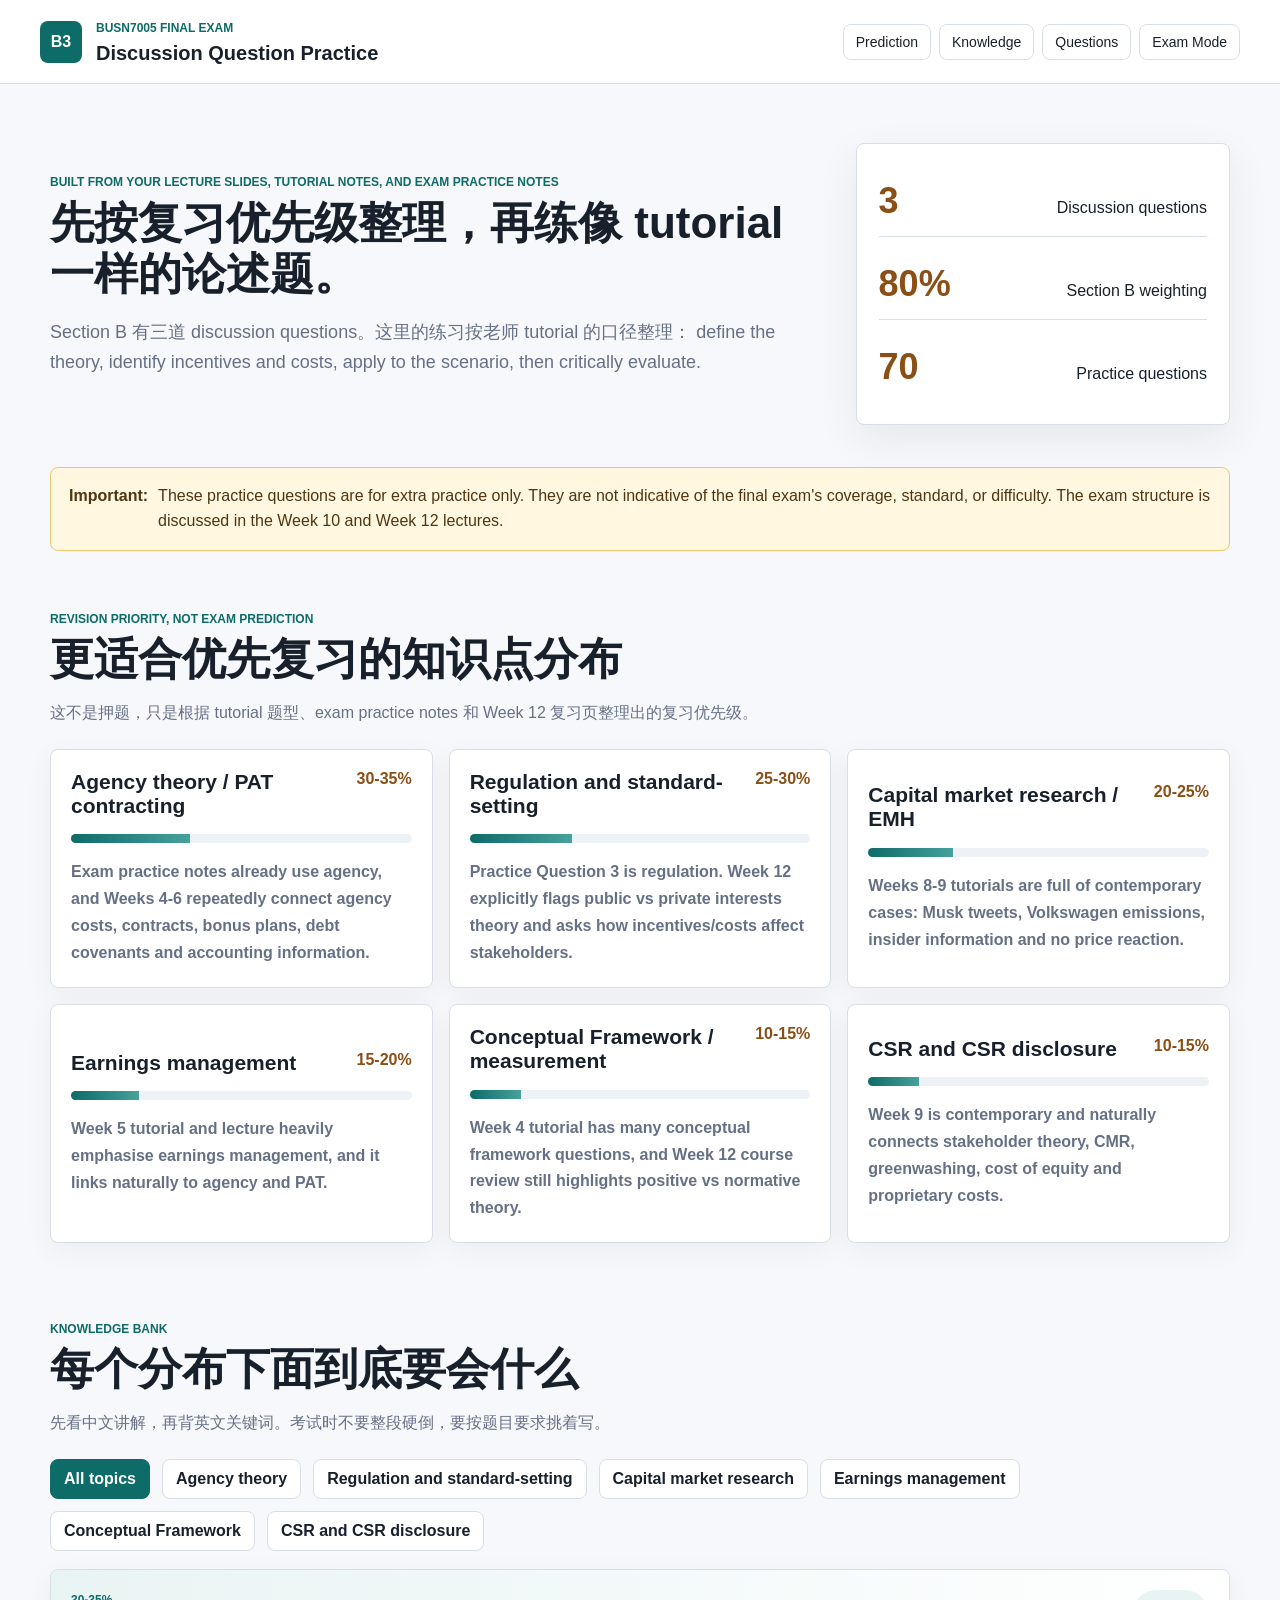
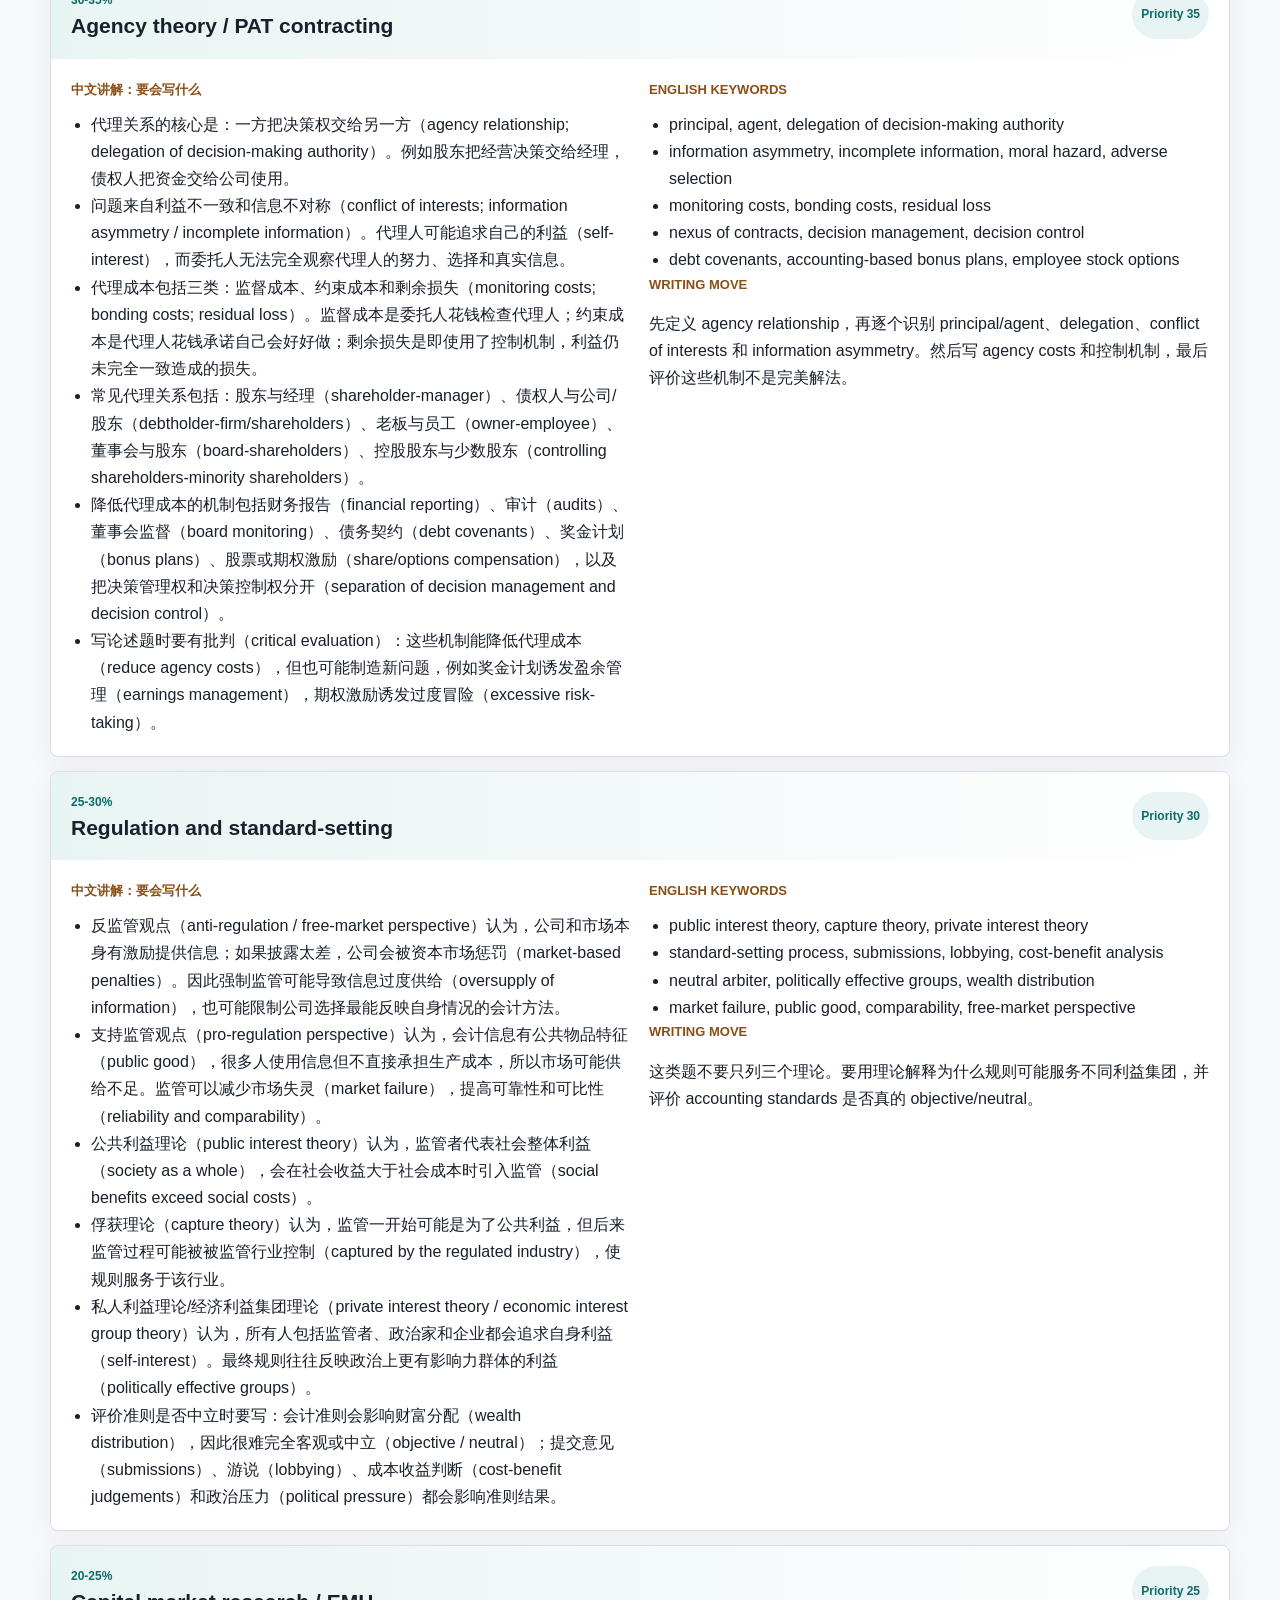
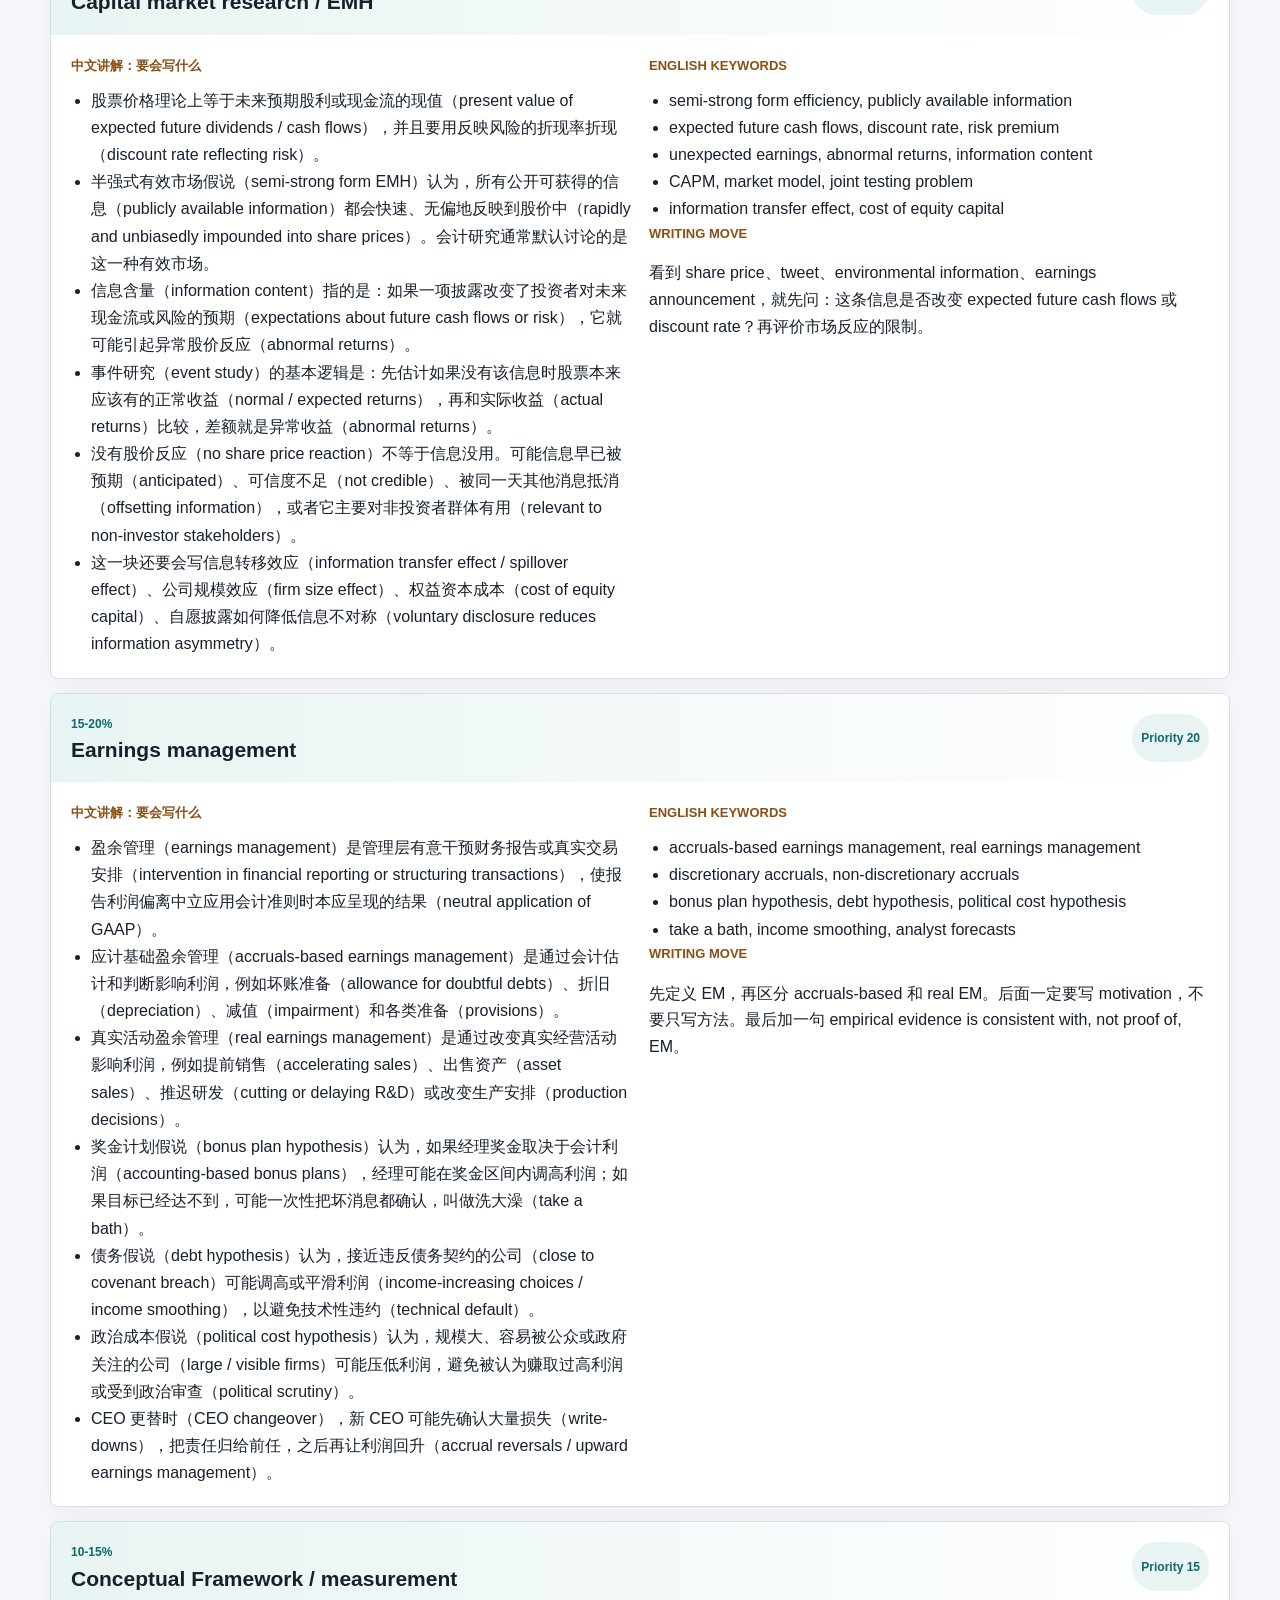
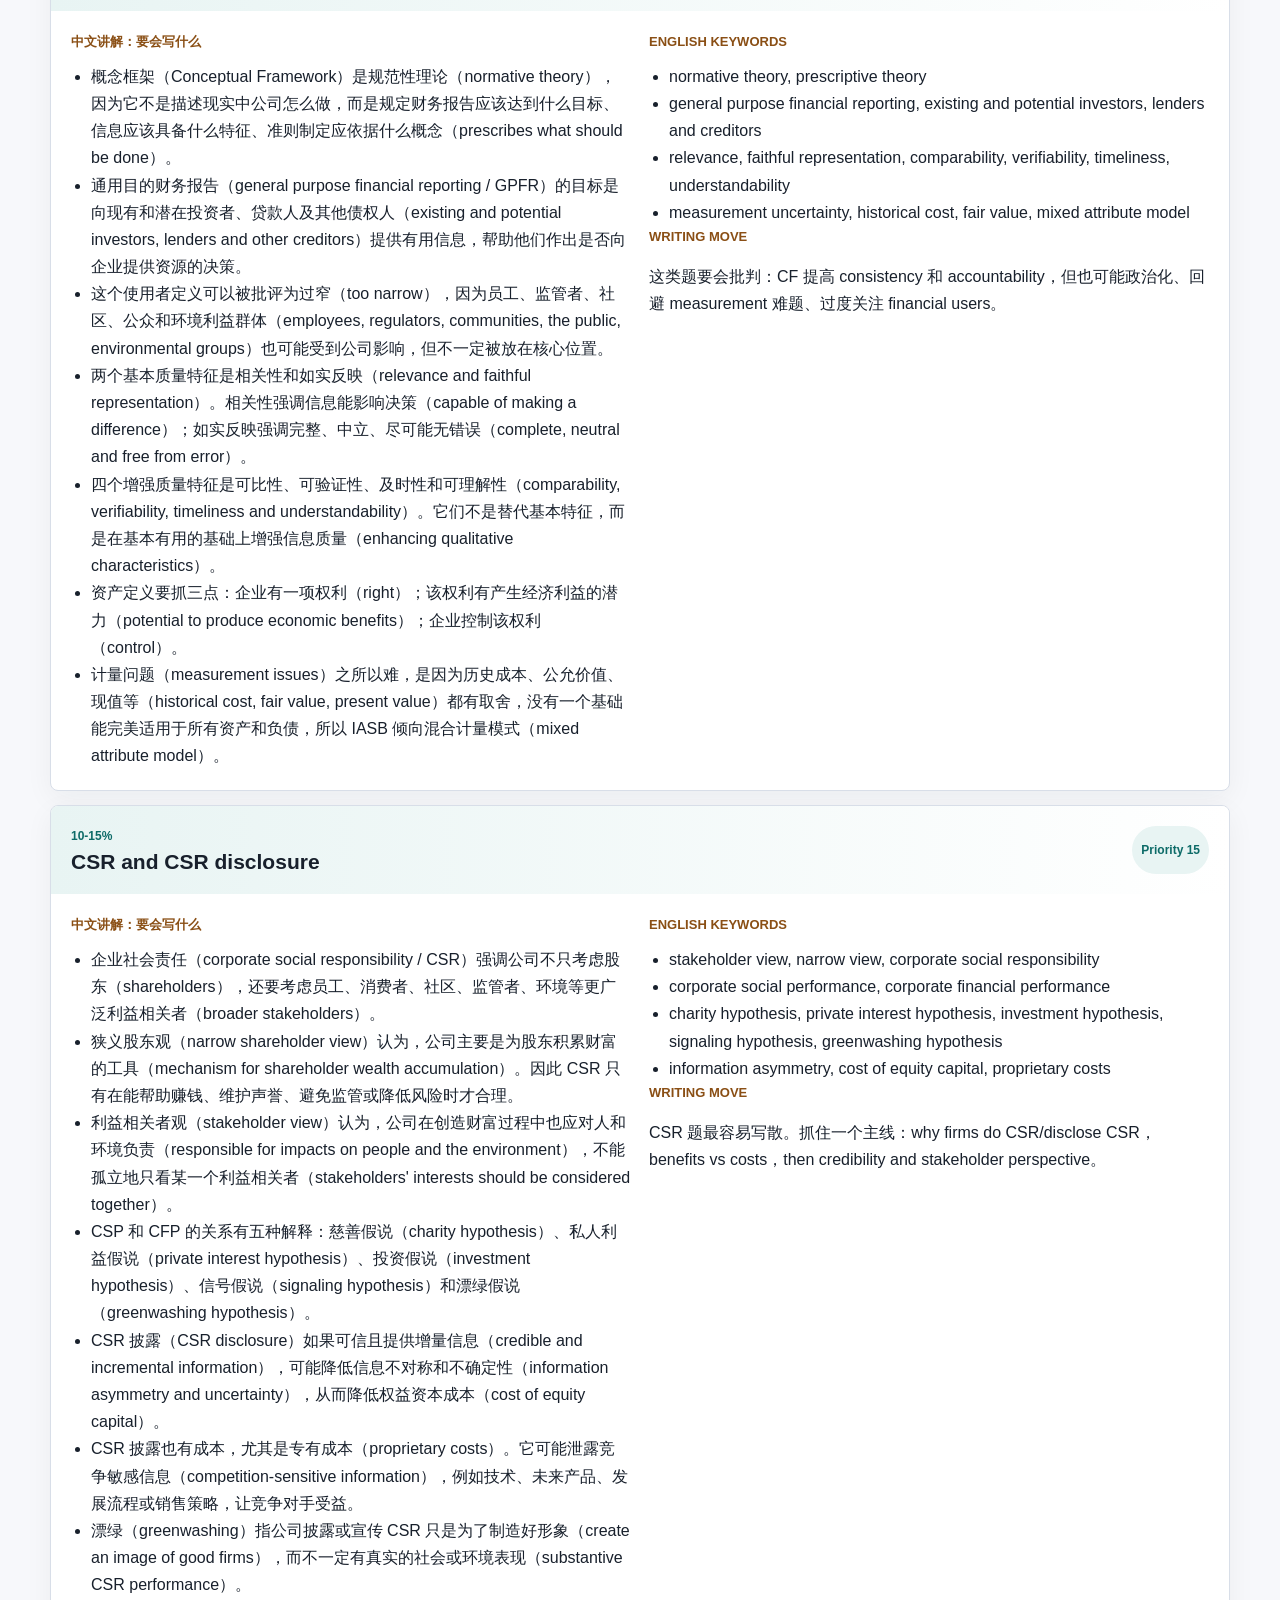
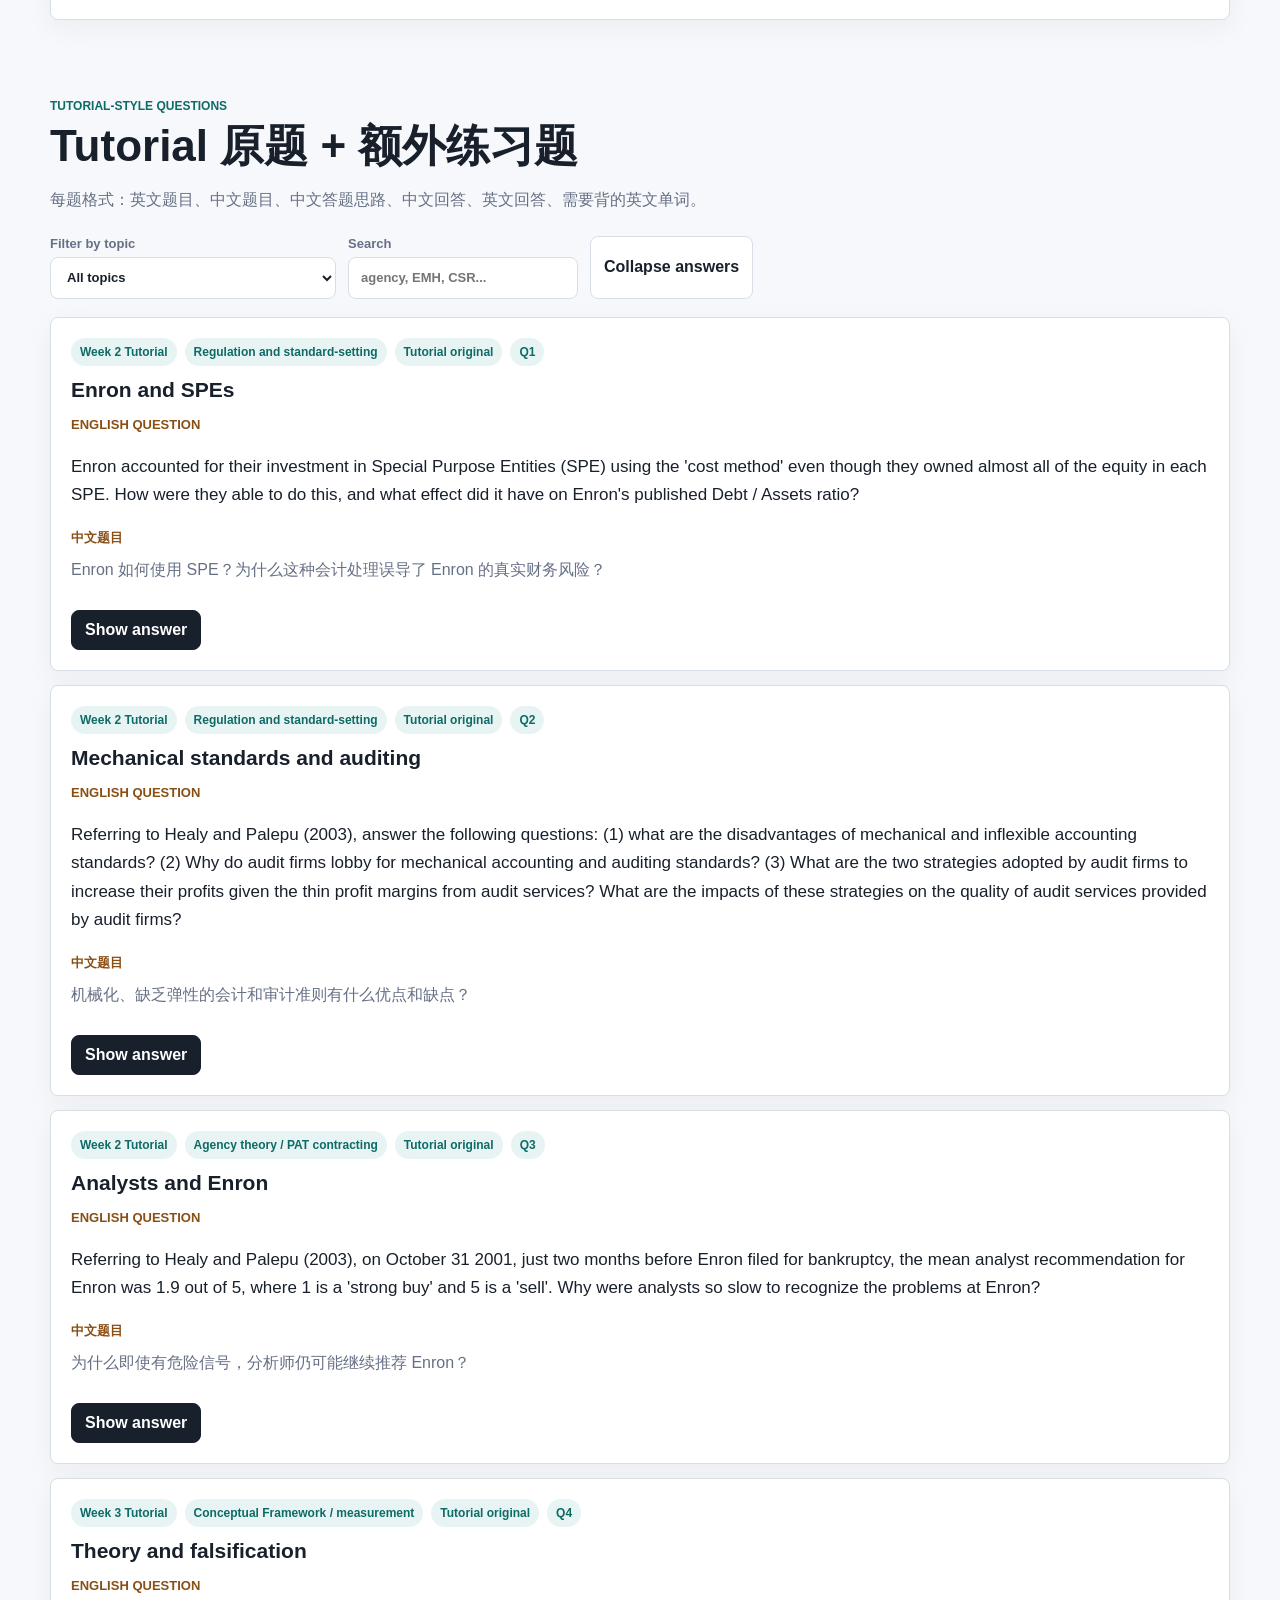
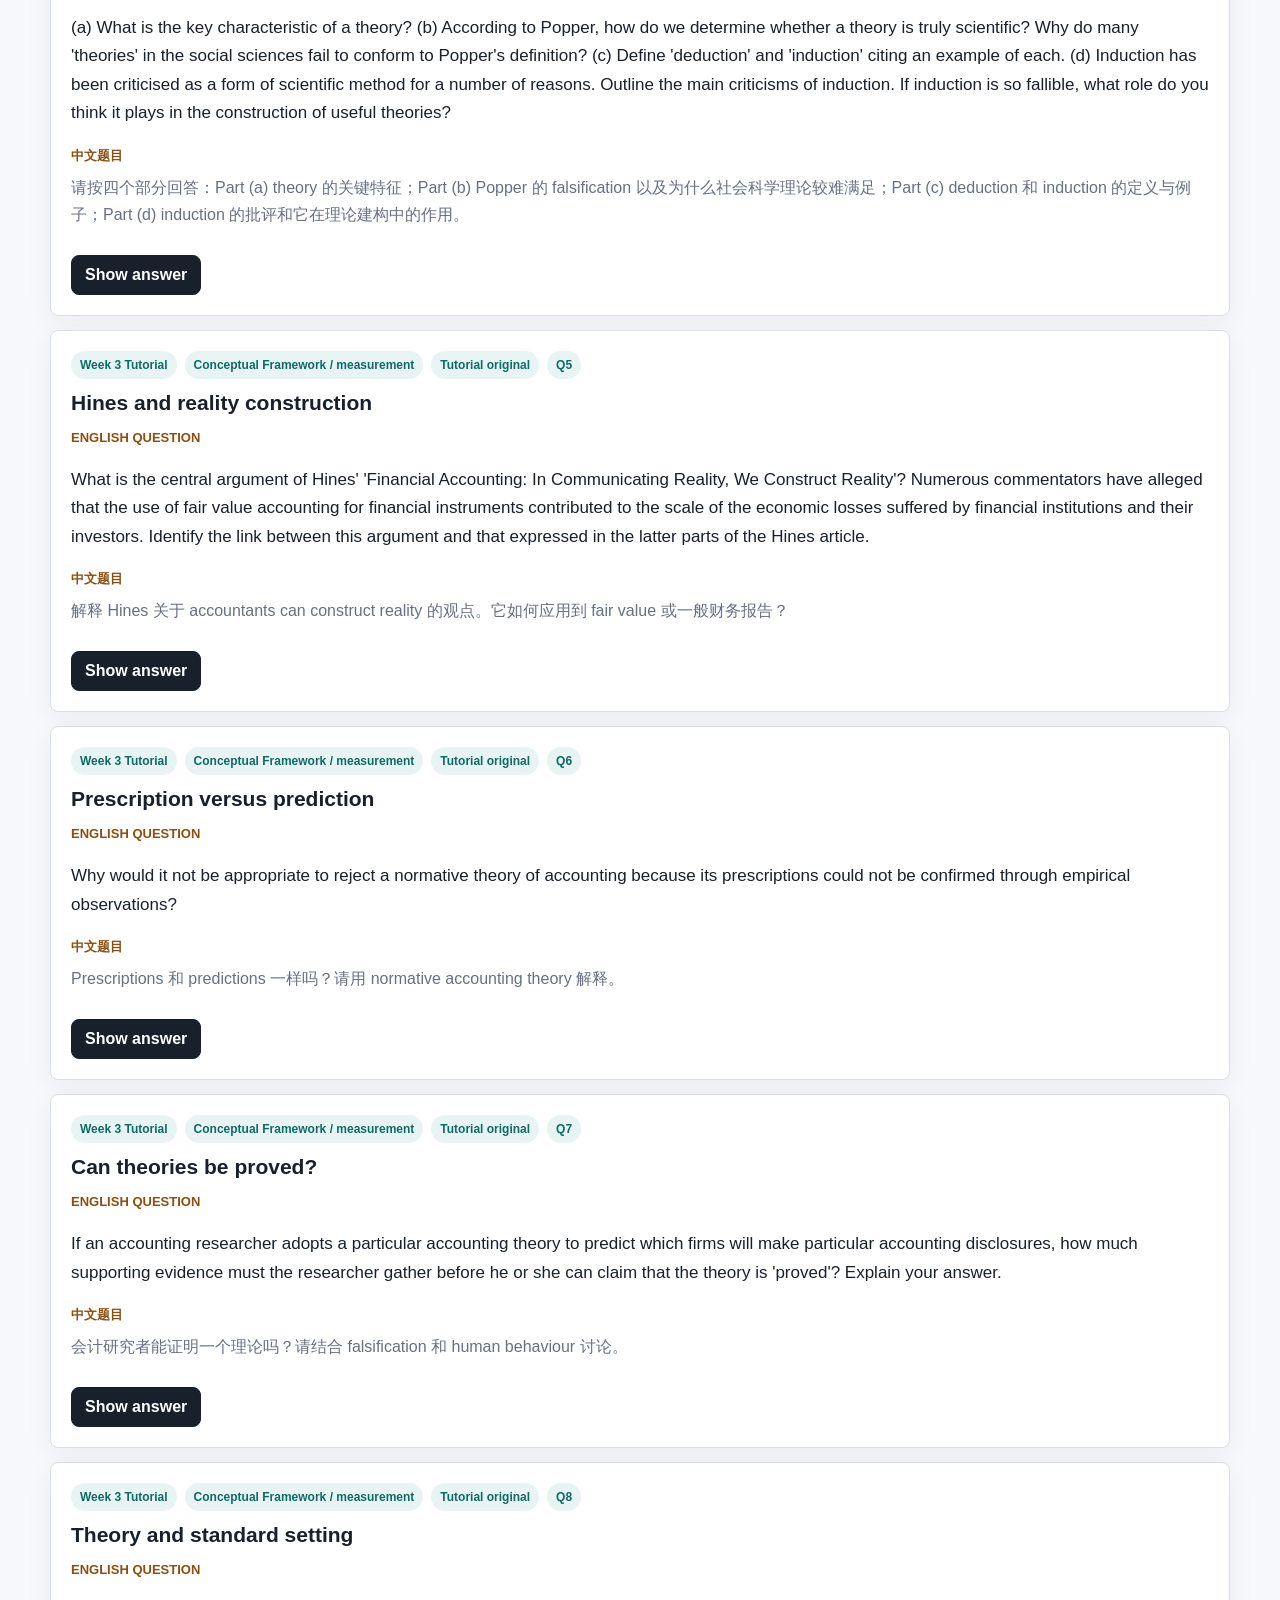
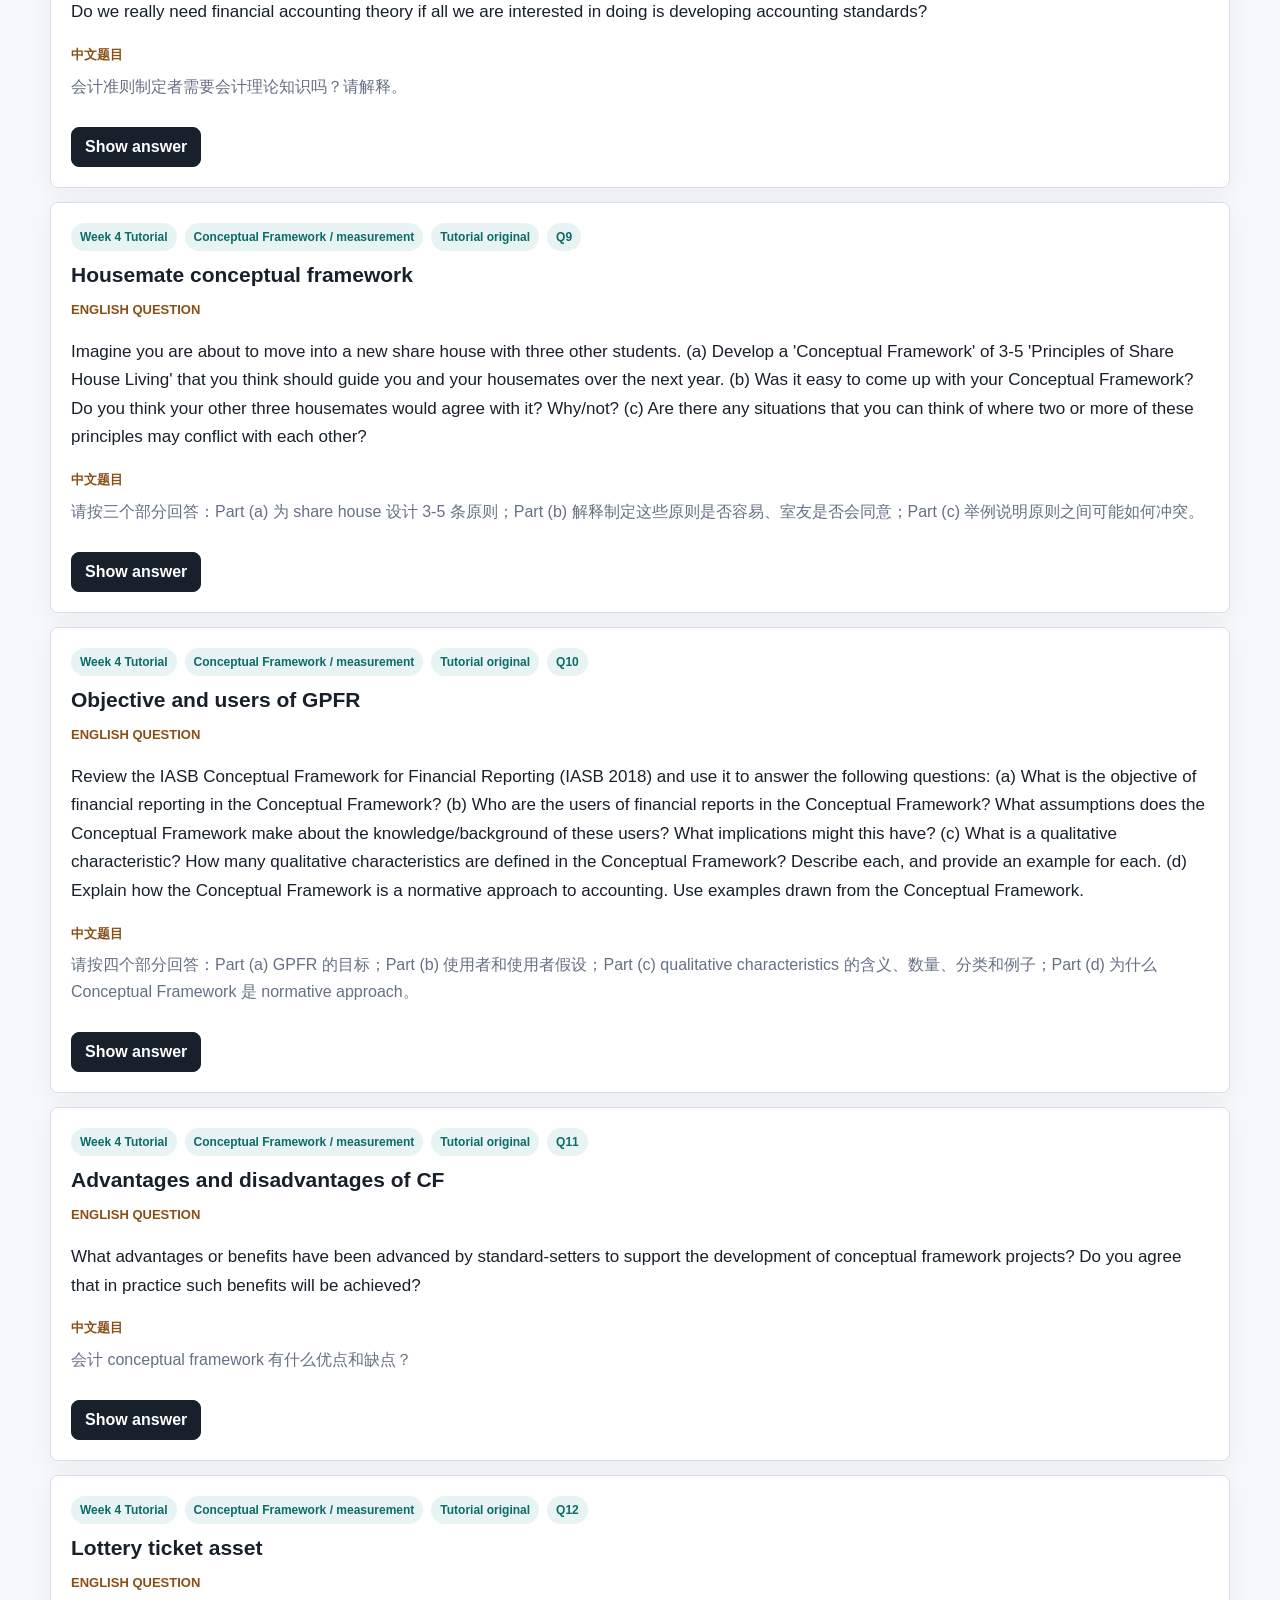
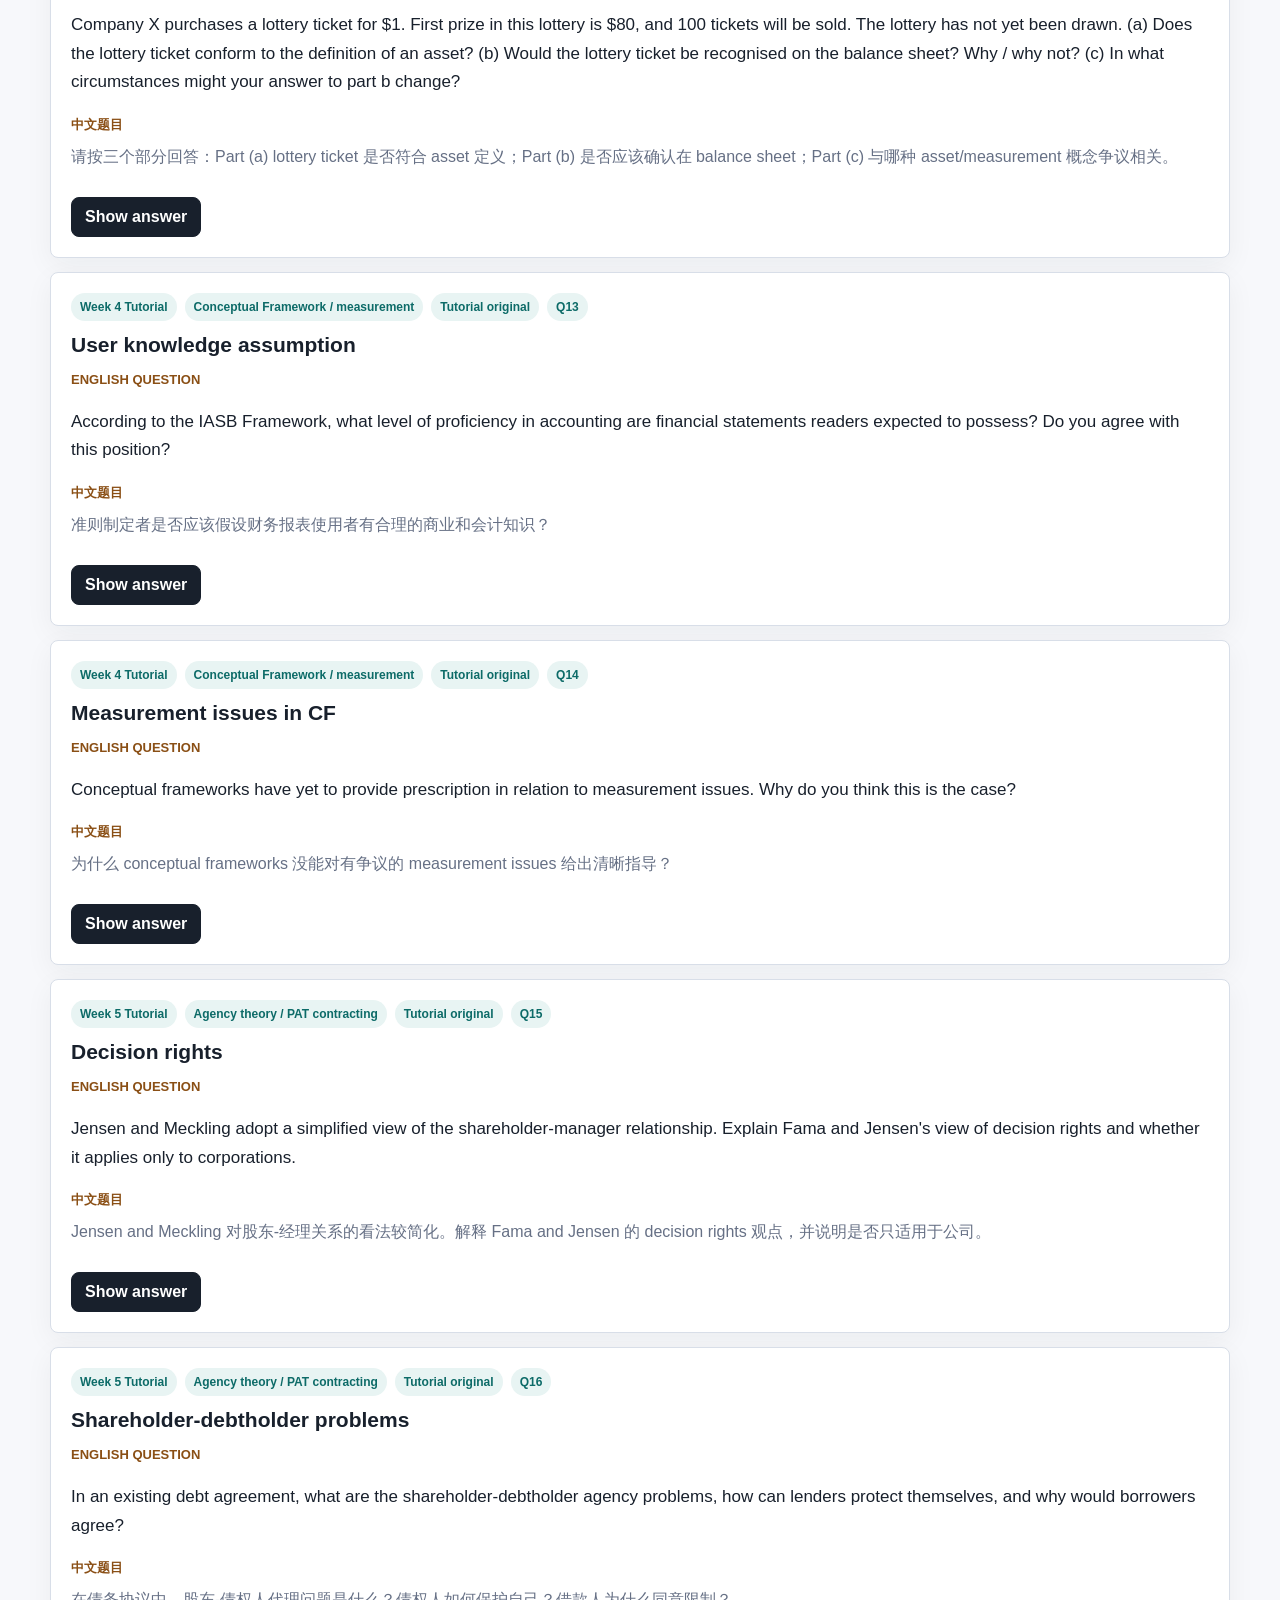
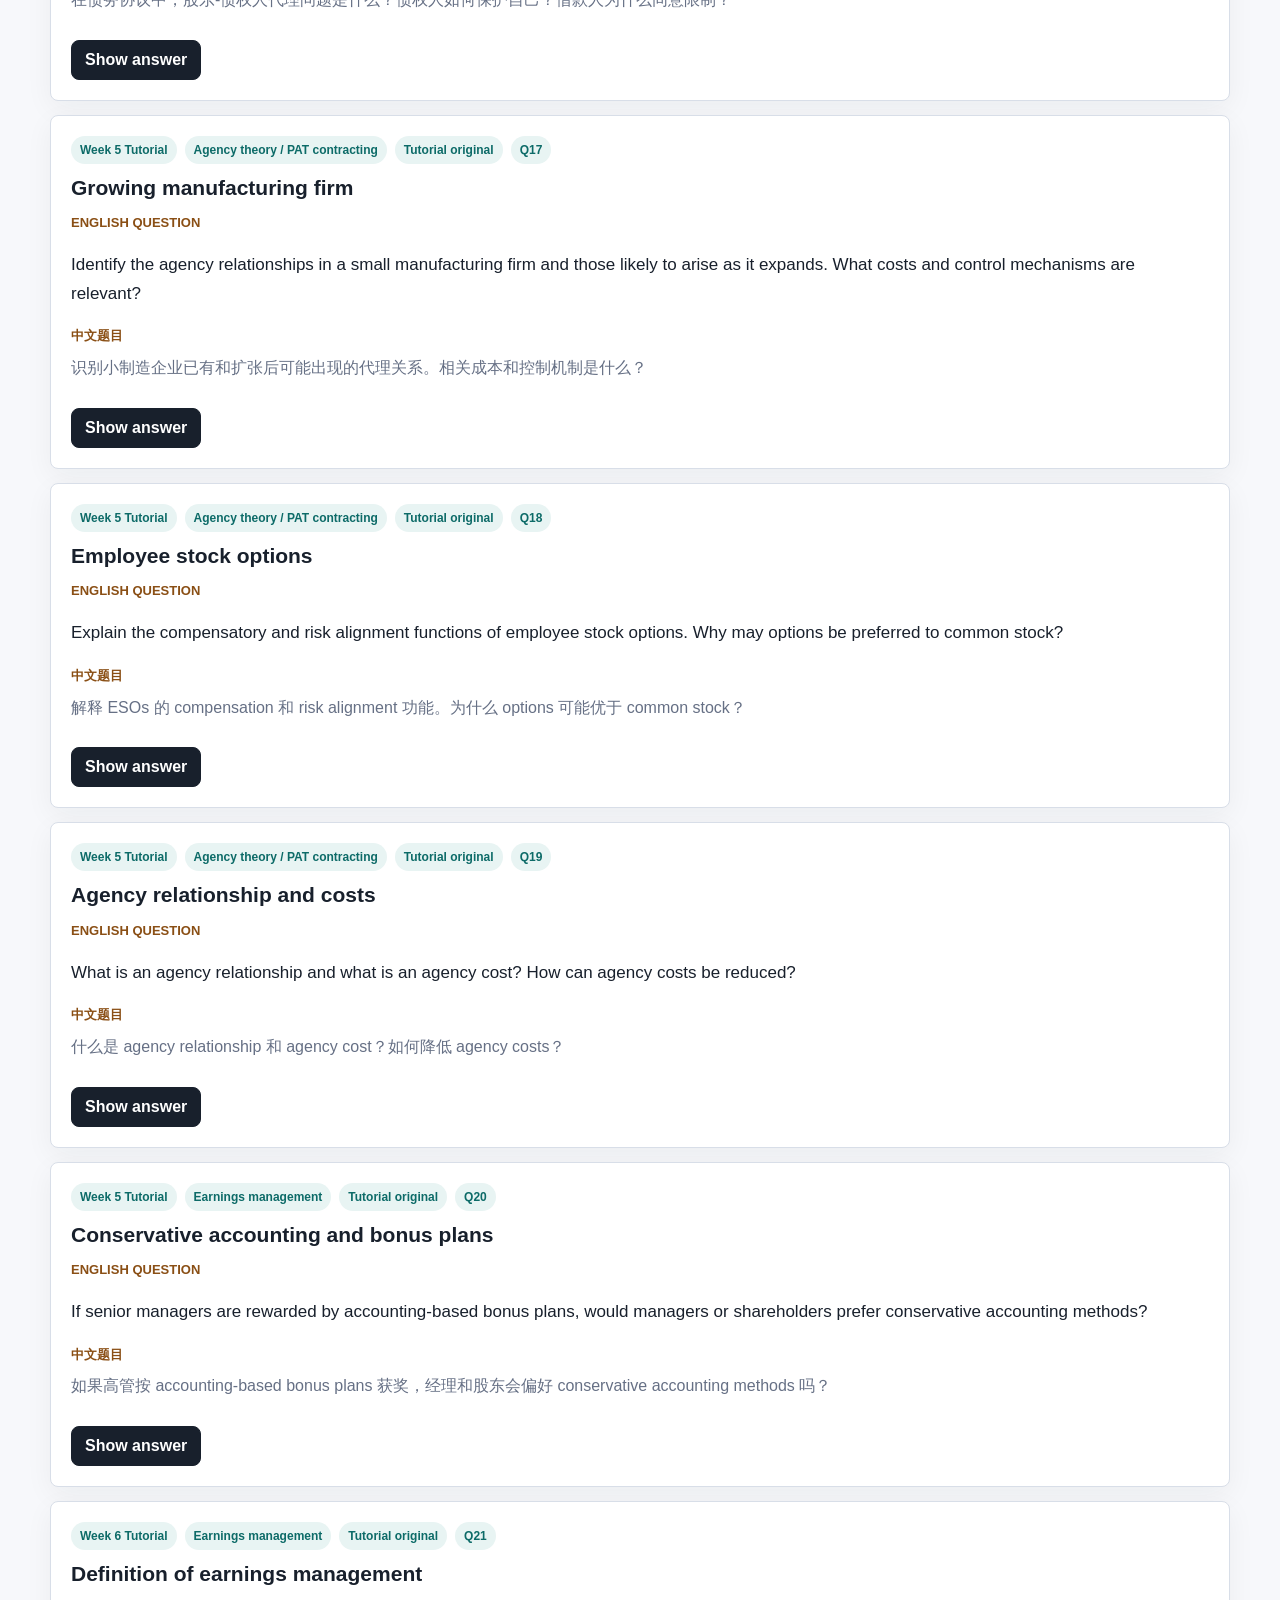
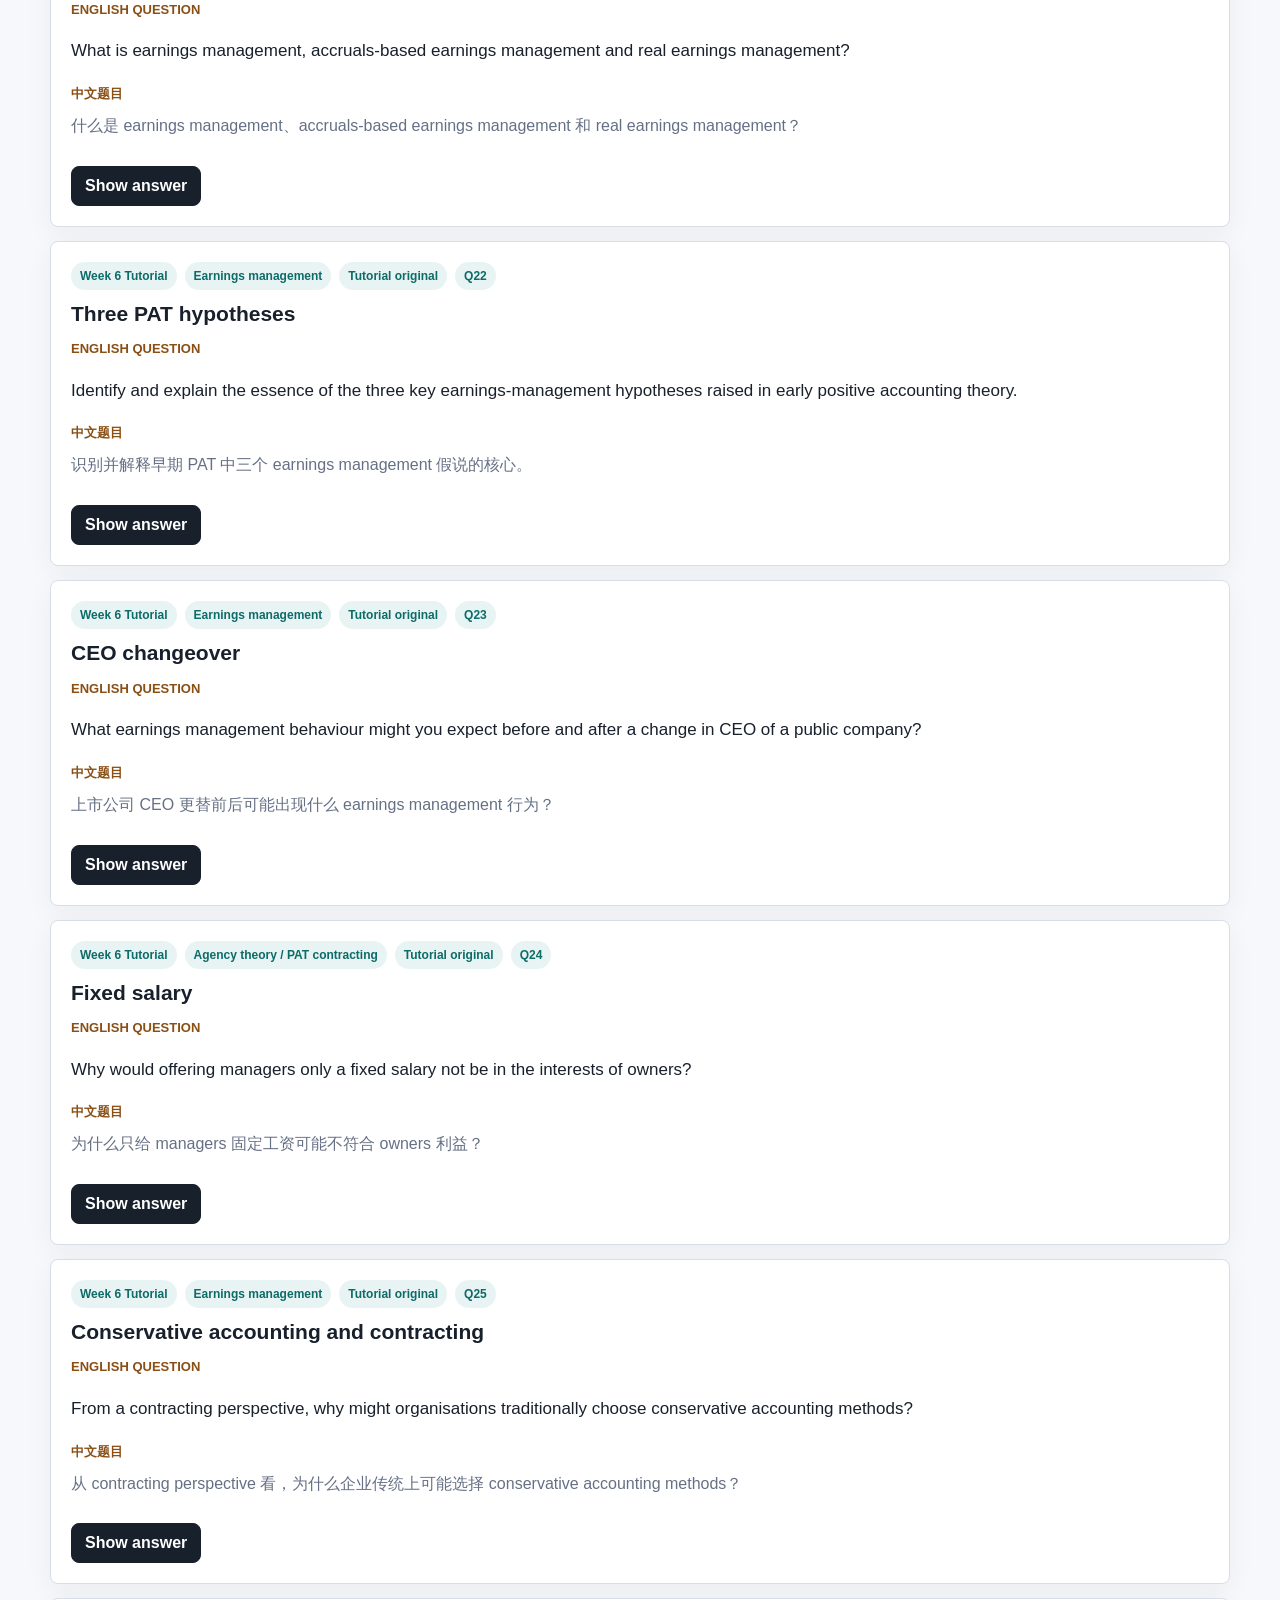
<file: interactive-index.html>
<!doctype html>
<html lang="zh-CN">
  <head>
    <meta charset="utf-8" />
    <meta name="viewport" content="width=device-width, initial-scale=1" />
    <title>BUSN7005 Final Discussion Practice</title>
    <link rel="stylesheet" href="styles.css" />
  </head>
  <body>
    <header class="topbar">
      <div class="brand">
        <span class="brand-mark">B3</span>
        <div>
          <p class="course">BUSN7005 Final Exam</p>
          <h1>Discussion Question Practice</h1>
        </div>
      </div>
      <nav aria-label="Page sections">
        <a href="#prediction">Prediction</a>
        <a href="#topics">Knowledge</a>
        <a href="#practice">Questions</a>
        <a href="#exam-mode">Exam Mode</a>
      </nav>
    </header>

    <main>
      <section class="intro">
        <div class="intro-copy">
          <p class="label">Built from your lecture slides, tutorial notes, and exam practice notes</p>
          <h2>先按复习优先级整理，再练像 tutorial 一样的论述题。</h2>
          <p>
            Section B 有三道 discussion questions。这里的练习按老师 tutorial 的口径整理：
            define the theory, identify incentives and costs, apply to the scenario, then critically evaluate.
          </p>
        </div>
        <div class="exam-card" aria-label="Exam structure">
          <div>
            <span class="metric">3</span>
            <span>Discussion questions</span>
          </div>
          <div>
            <span class="metric">80%</span>
            <span>Section B weighting</span>
          </div>
          <div>
            <span class="metric">70</span>
            <span>Practice questions</span>
          </div>
        </div>
      </section>

      <section class="notice" aria-label="Practice disclaimer">
        <strong>Important:</strong>
        <span>
          These practice questions are for extra practice only. They are not indicative of the final exam's
          coverage, standard, or difficulty. The exam structure is discussed in the Week 10 and Week 12 lectures.
        </span>
      </section>

      <section id="prediction" class="section">
        <div class="section-heading">
          <p class="label">Revision priority, not exam prediction</p>
          <h2>更适合优先复习的知识点分布</h2>
          <p>这不是押题，只是根据 tutorial 题型、exam practice notes 和 Week 12 复习页整理出的复习优先级。</p>
        </div>
        <div id="predictionGrid" class="prediction-grid"></div>
      </section>

      <section id="topics" class="section">
        <div class="section-heading">
          <p class="label">Knowledge bank</p>
          <h2>每个分布下面到底要会什么</h2>
          <p>先看中文讲解，再背英文关键词。考试时不要整段硬倒，要按题目要求挑着写。</p>
        </div>
        <div class="toolbar">
          <button class="tab-button active" data-topic-filter="all">All topics</button>
        </div>
        <div id="topicList" class="topic-list"></div>
      </section>

      <section id="practice" class="section">
        <div class="section-heading">
          <p class="label">Tutorial-style questions</p>
          <h2>Tutorial 原题 + 额外练习题</h2>
          <p>每题格式：英文题目、中文题目、中文答题思路、中文回答、英文回答、需要背的英文单词。</p>
        </div>
        <div class="practice-controls">
          <label>
            Filter by topic
            <select id="questionFilter" aria-label="Filter questions by topic">
              <option value="all">All topics</option>
            </select>
          </label>
          <label>
            Search
            <input id="searchInput" type="search" placeholder="agency, EMH, CSR..." />
          </label>
          <button id="collapseAll" type="button">Collapse answers</button>
        </div>
        <div id="questionList" class="question-list"></div>
      </section>

      <section id="exam-mode" class="section exam-mode">
        <div class="section-heading">
          <p class="label">Exam mode</p>
          <h2>随机抽三道，模拟 Section B</h2>
          <p>建议先用 10 分钟列 bullet points，再打开答案对照有没有漏 theory、application 和 critical evaluation。</p>
        </div>
        <div class="exam-actions">
          <button id="drawExam" type="button">Draw 3 questions</button>
          <button id="clearExam" type="button">Clear</button>
        </div>
        <div id="examQuestions" class="exam-questions" aria-live="polite"></div>
      </section>
    </main>

    <footer>
      <p>Study strategy: memorise vocabulary, not fixed paragraphs. In the exam, answer the exact question asked.</p>
    </footer>

    <script src="script.js"></script>
  </body>
</html>
</file>
<file: styles.css>
:root {
  --bg: #f7f8fb;
  --paper: #ffffff;
  --ink: #18202c;
  --muted: #667085;
  --line: #d8dee8;
  --accent: #0d6b68;
  --accent-2: #8a4f15;
  --soft: #e8f4f3;
  --warning: #fff2d8;
  --shadow: 0 14px 40px rgba(24, 32, 44, 0.08);
  font-family: Inter, "Segoe UI", Arial, sans-serif;
}

* {
  box-sizing: border-box;
}

html {
  scroll-behavior: smooth;
}

body {
  margin: 0;
  background: var(--bg);
  color: var(--ink);
  overflow-x: hidden;
}

.topbar {
  position: sticky;
  top: 0;
  z-index: 10;
  display: flex;
  align-items: center;
  justify-content: space-between;
  gap: 24px;
  padding: 18px 40px;
  background: rgba(255, 255, 255, 0.92);
  border-bottom: 1px solid var(--line);
  backdrop-filter: blur(12px);
  min-width: 0;
}

.brand {
  display: flex;
  align-items: center;
  gap: 14px;
}

.brand-mark {
  display: grid;
  width: 42px;
  height: 42px;
  place-items: center;
  border-radius: 8px;
  background: var(--accent);
  color: #fff;
  font-weight: 800;
}

.course,
.label {
  margin: 0 0 4px;
  color: var(--accent);
  font-size: 12px;
  font-weight: 760;
  letter-spacing: 0;
  text-transform: uppercase;
}

h1,
h2,
h3 {
  margin: 0;
  line-height: 1.16;
  overflow-wrap: anywhere;
}

h1 {
  font-size: 20px;
}

h2 {
  font-size: clamp(26px, 4vw, 44px);
}

h3 {
  font-size: 21px;
}

p {
  line-height: 1.68;
}

nav {
  display: flex;
  flex-wrap: wrap;
  gap: 8px;
}

nav a,
button,
select,
input {
  font: inherit;
}

nav a,
button {
  border: 1px solid var(--line);
  border-radius: 8px;
  background: var(--paper);
  color: var(--ink);
  cursor: pointer;
  text-decoration: none;
}

nav a {
  padding: 9px 12px;
  font-size: 14px;
}

button {
  min-height: 40px;
  padding: 9px 13px;
  font-weight: 700;
}

button:hover,
nav a:hover {
  border-color: var(--accent);
  color: var(--accent);
}

main {
  width: min(1180px, calc(100% - 32px));
  margin: 0 auto;
  min-width: 0;
}

.intro {
  display: grid;
  grid-template-columns: minmax(0, 1.35fr) minmax(280px, 0.65fr);
  gap: 28px;
  padding: 52px 0 28px;
  min-width: 0;
}

.intro > *,
.exam-card,
.prediction-card,
.topic-card,
.question-card {
  min-width: 0;
}

.intro-copy {
  padding: 36px 0;
}

.intro-copy p:last-child {
  max-width: 780px;
  color: var(--muted);
  font-size: 18px;
}

.exam-card {
  align-self: center;
  display: grid;
  gap: 12px;
  padding: 22px;
  border: 1px solid var(--line);
  border-radius: 8px;
  background: var(--paper);
  box-shadow: var(--shadow);
}

.exam-card div {
  display: flex;
  align-items: baseline;
  justify-content: space-between;
  gap: 18px;
  padding: 14px 0;
  border-bottom: 1px solid var(--line);
}

.exam-card div:last-child {
  border-bottom: 0;
}

.metric {
  color: var(--accent-2);
  font-size: 36px;
  font-weight: 850;
}

.section {
  padding: 38px 0;
}

.notice {
  display: flex;
  gap: 10px;
  align-items: flex-start;
  margin: 8px 0 20px;
  padding: 16px 18px;
  border: 1px solid #edc56e;
  border-radius: 8px;
  background: #fff7df;
  color: #4f3512;
  line-height: 1.55;
}

.section-heading {
  max-width: 820px;
  margin-bottom: 22px;
}

.section-heading p:last-child {
  color: var(--muted);
}

.prediction-grid {
  display: grid;
  grid-template-columns: repeat(3, minmax(0, 1fr));
  gap: 16px;
}

.prediction-card,
.topic-card,
.question-card,
.exam-draw {
  border: 1px solid var(--line);
  border-radius: 8px;
  background: var(--paper);
  box-shadow: 0 8px 28px rgba(24, 32, 44, 0.05);
}

.prediction-card {
  padding: 20px;
  width: 100%;
  text-align: left;
  cursor: pointer;
}

.prediction-card:focus-visible {
  outline: 3px solid rgba(13, 107, 104, 0.3);
  outline-offset: 3px;
}

.prediction-top {
  display: flex;
  align-items: start;
  justify-content: space-between;
  gap: 12px;
}

.probability {
  white-space: nowrap;
  color: var(--accent-2);
  font-weight: 850;
}

.bar {
  height: 9px;
  margin: 16px 0;
  overflow: hidden;
  border-radius: 999px;
  background: #eef1f5;
}

.bar span {
  display: block;
  height: 100%;
  background: linear-gradient(90deg, var(--accent), #47a19d);
}

.prediction-card p {
  margin-bottom: 0;
  color: var(--muted);
}

.prediction-card:hover {
  border-color: var(--accent);
  transform: translateY(-1px);
}

.toolbar,
.practice-controls,
.exam-actions {
  display: flex;
  flex-wrap: wrap;
  gap: 12px;
  margin-bottom: 18px;
}

.tab-button.active {
  background: var(--accent);
  color: #fff;
  border-color: var(--accent);
}

.topic-list,
.question-list,
.exam-questions {
  display: grid;
  gap: 14px;
}

.topic-card {
  padding: 0;
  overflow: hidden;
}

.topic-header {
  display: grid;
  grid-template-columns: 1fr auto;
  gap: 12px;
  padding: 20px;
  background: linear-gradient(90deg, var(--soft), #fff);
}

.topic-body {
  display: grid;
  grid-template-columns: 1fr 1fr;
  gap: 18px;
  padding: 20px;
}

.topic-body ul,
.answer-block ul,
.vocab-list {
  margin: 10px 0 0;
  padding-left: 20px;
  line-height: 1.7;
}

.mini-title {
  margin: 0;
  font-size: 13px;
  font-weight: 820;
  color: var(--accent-2);
  text-transform: uppercase;
}

.practice-controls label {
  display: grid;
  gap: 6px;
  color: var(--muted);
  font-size: 13px;
  font-weight: 720;
}

select,
input {
  min-height: 42px;
  min-width: 230px;
  padding: 8px 12px;
  border: 1px solid var(--line);
  border-radius: 8px;
  background: var(--paper);
  color: var(--ink);
}

.question-card {
  padding: 20px;
}

.question-meta {
  display: flex;
  flex-wrap: wrap;
  gap: 8px;
  margin-bottom: 12px;
}

.pill {
  display: inline-flex;
  align-items: center;
  min-height: 28px;
  padding: 4px 9px;
  border-radius: 999px;
  background: var(--soft);
  color: var(--accent);
  font-size: 12px;
  font-weight: 760;
}

.question-card h3 {
  margin-bottom: 12px;
}

.question-text {
  color: var(--ink);
  font-size: 17px;
}

.translated-question {
  margin-top: 8px;
  color: var(--muted);
}

.answer-toggle {
  margin-top: 10px;
  background: var(--ink);
  color: #fff;
  border-color: var(--ink);
}

.answer-toggle:hover {
  color: #fff;
  border-color: var(--accent);
  background: var(--accent);
}

.answer-panel {
  display: none;
  grid-template-columns: 1fr 1fr;
  gap: 18px;
  margin-top: 18px;
  padding-top: 18px;
  border-top: 1px solid var(--line);
}

.answer-panel.open {
  display: grid;
}

.answer-block {
  padding: 16px;
  border-radius: 8px;
  background: #fafbfc;
}

.answer-block.full {
  grid-column: 1 / -1;
  background: var(--warning);
}

.answer-block p {
  margin: 8px 0 0;
}

.exam-mode {
  margin-bottom: 40px;
}

.exam-draw {
  padding: 18px;
}

.exam-draw + .exam-draw {
  margin-top: 12px;
}

footer {
  padding: 28px 16px 44px;
  border-top: 1px solid var(--line);
  color: var(--muted);
  text-align: center;
}

@media (max-width: 900px) {
  .topbar,
  .intro,
  .topic-body,
  .answer-panel {
    grid-template-columns: 1fr;
  }

  .topbar {
    align-items: flex-start;
    flex-direction: column;
    padding: 16px;
  }

  nav {
    width: 100%;
    max-width: 100%;
    flex-wrap: nowrap;
    overflow-x: auto;
    padding-bottom: 2px;
    min-width: 0;
  }

  nav a {
    flex: 0 0 auto;
  }

  .exam-card div {
    display: grid;
    grid-template-columns: auto minmax(0, 1fr);
    align-items: start;
  }

  .exam-card div span:last-child {
    min-width: 0;
    text-align: right;
    overflow-wrap: anywhere;
  }

  .prediction-grid {
    grid-template-columns: 1fr;
  }

  .intro {
    padding-top: 28px;
  }

  .intro-copy {
    padding: 10px 0;
  }

  h2 {
    font-size: 30px;
  }

  select,
  input {
    min-width: min(100%, 320px);
  }
}
</file>
